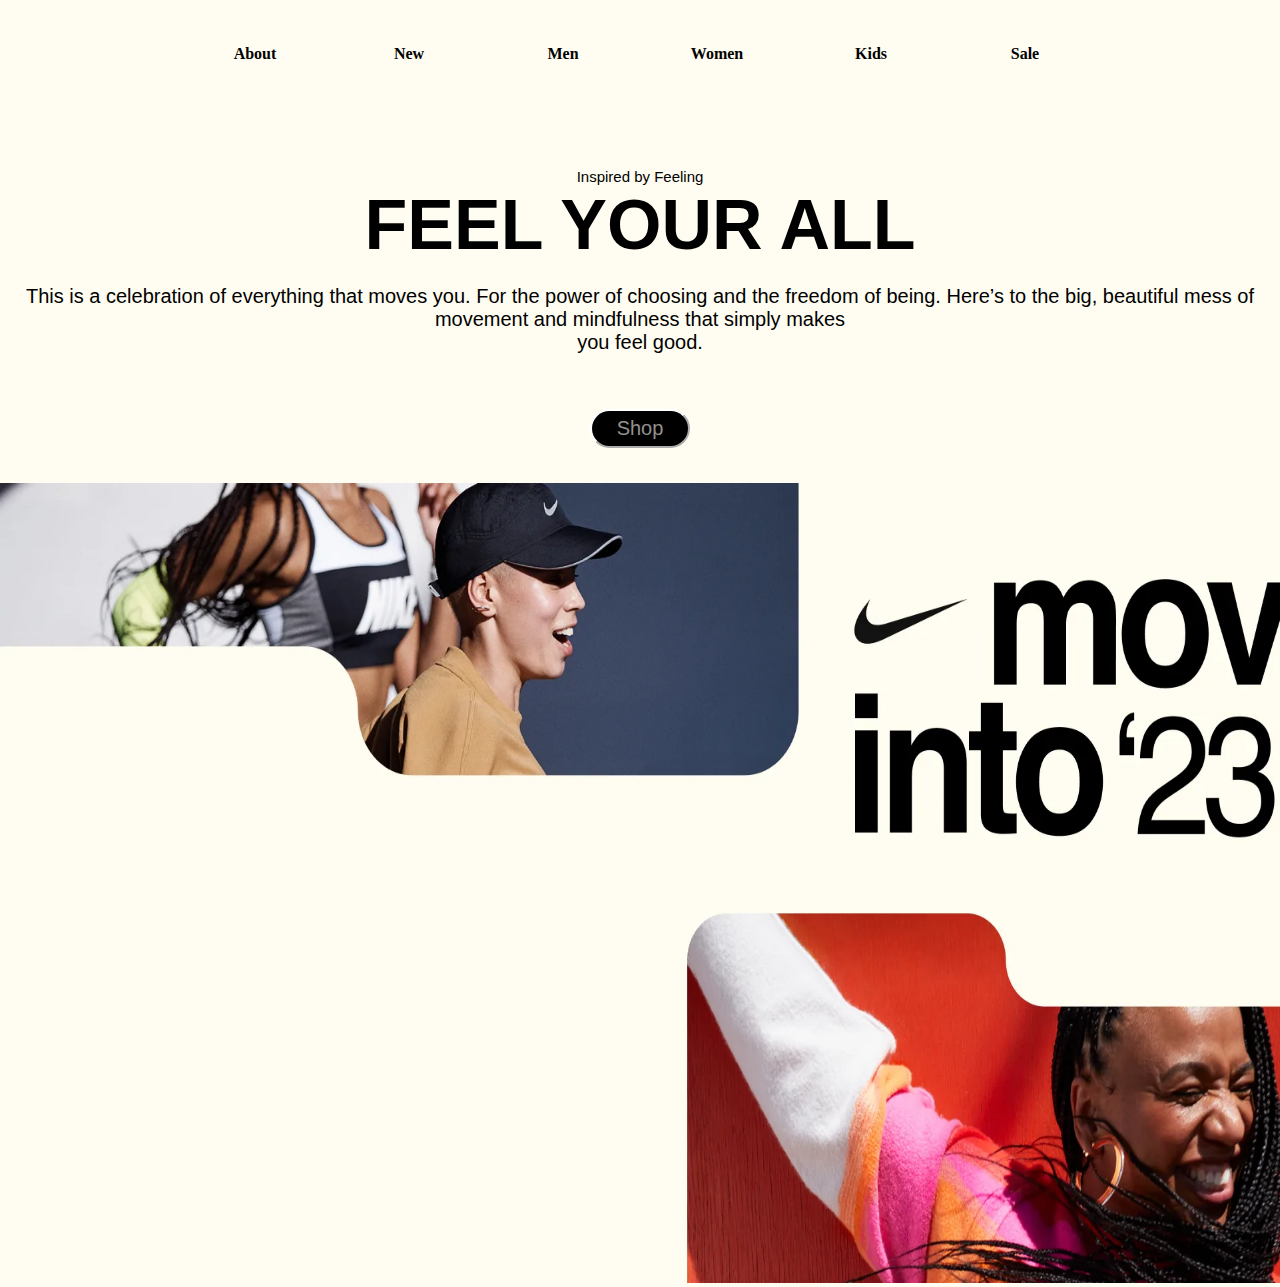
<file: index.html>
<!DOCTYPE html>
<html lang="en">
    <head>
         
     <meta charset="UTF-8">
     <meta http-equiv="X-UA-Compatible" content="IE=edge">
     <meta name="viewport" content="width=device-width, initial-scale=1.0">
     <title>NIKE</title>
     <link rel="stylesheet" href="./css/style.css">
    </head>
<body>

         <!--The Beginning of Code-->
        <div class="menu">
        <!--Главная-->
            <nav class="table-hover">
                <ul>
                 <li class="u1"><a href="about.html">About</a></li>
                 <li class="u1"><a href="new.html">New</a></li>
                 <li class="u1"><a href="men.html">Men</a></li>
                 <li class="u1 font-italic"><a href="women.html">Women</a></li>
                 <li class="u1"><a href="kids.html">Kids</a></li>
                 <li class="u1"><a href="sale.html">Sale</a></li>
                </ul>
            </nav>   
        </div>
        <!--The End of Code-->

             <p class="p1">Inspired by Feeling</p>
             <h1>FEEL YOUR ALL</h1>
             <p class="p2">This is a celebration of everything that moves you. 
                For the power of choosing and the freedom of being. 
                Here’s to the big, beautiful mess of movement and mindfulness that simply makes
             </p>
             <p class="p3">
                you feel good.</p> 
             <a class="btn" href="./sale.html"><button>Shop</button></a>
             <img src="img/Nike_main.jpg" alt="Nike office" width="1790" height="800">
           
          
            
    </body>
</html>
</file>
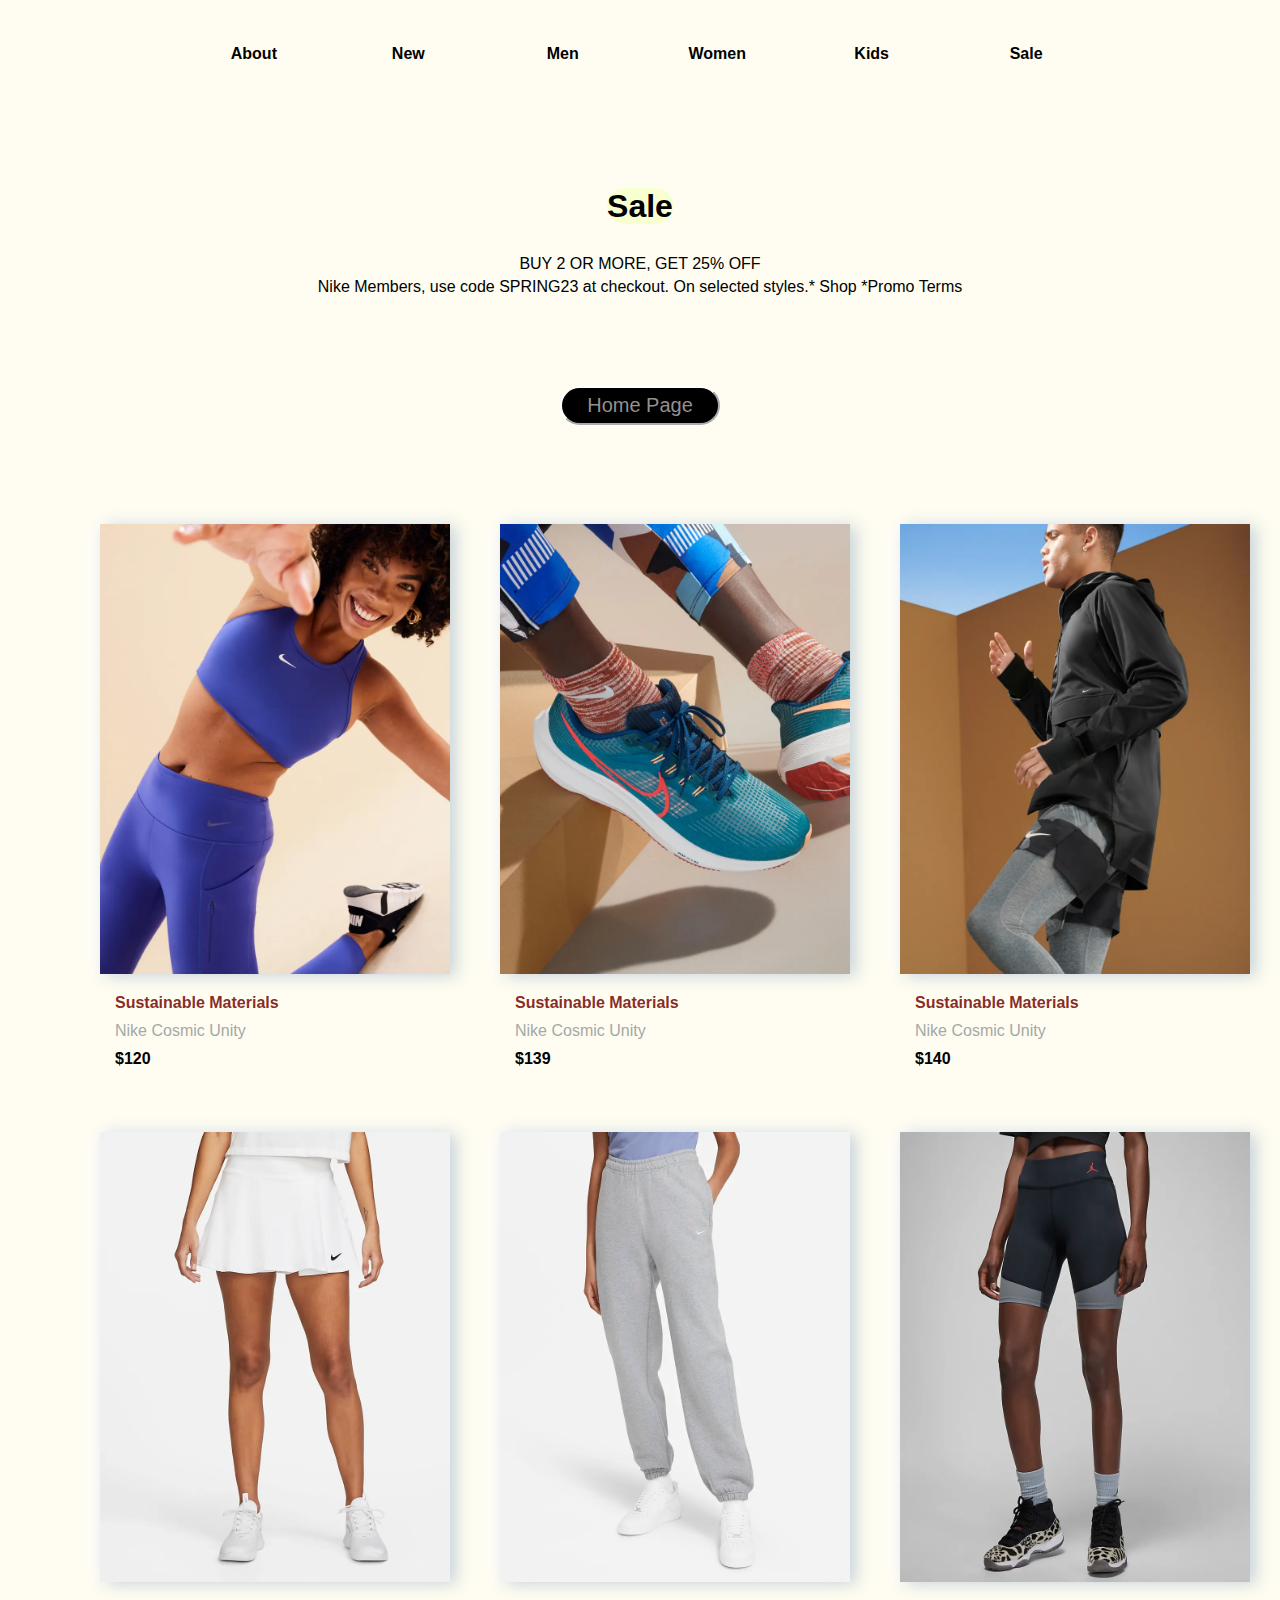
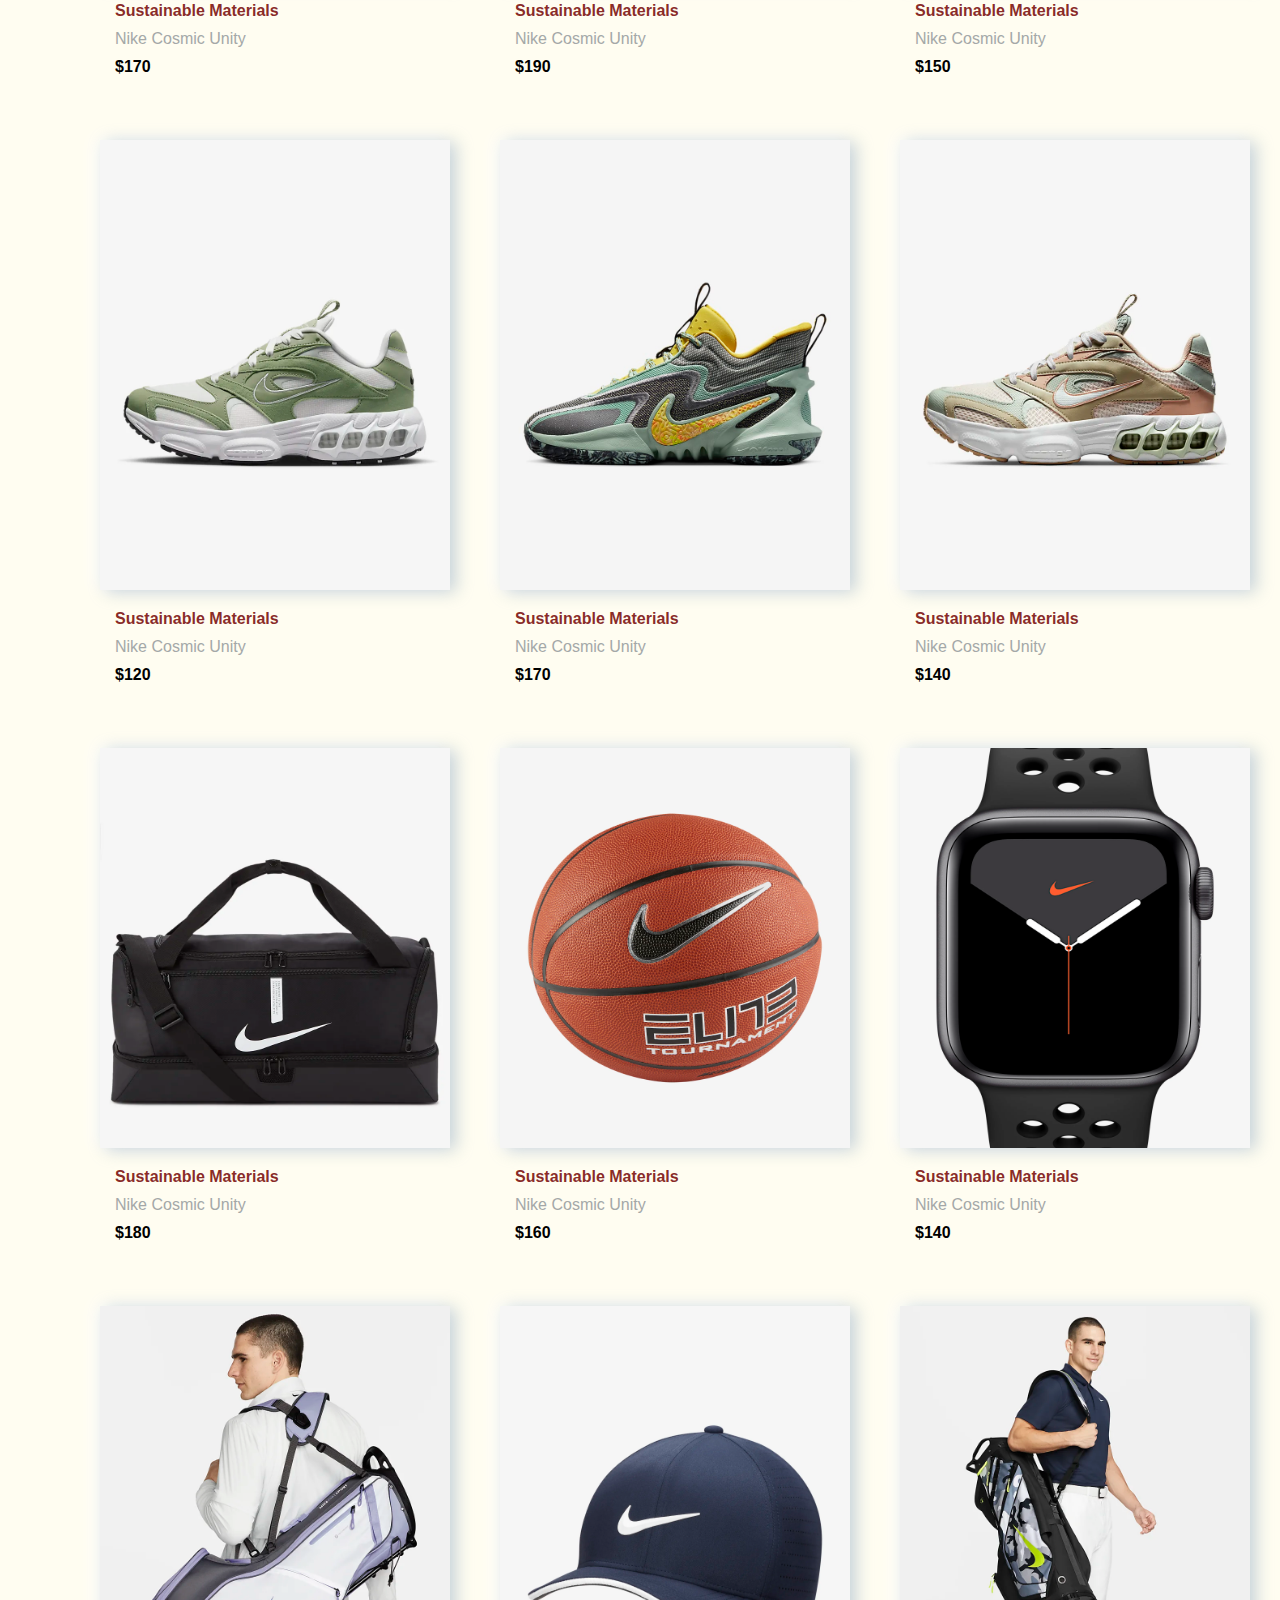
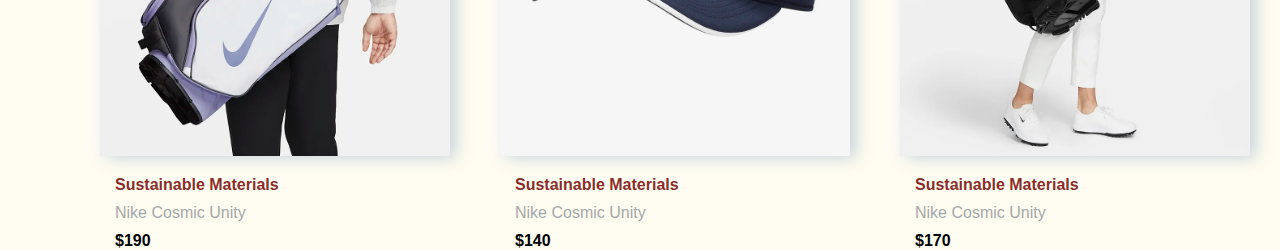
<file: sale.html>
<!DOCTYPE html>
<html lang="en">
    <head>
        <meta charset="UTF-8">
        <meta http-equiv="X-UA-Compatible" content="IE=edge">
        <meta name="viewport" content="width=device-width, initial-scale=1.0">
        <title>Sale</title>
        <link rel="stylesheet" href="./css/sale.css">
        <title>Bootstrap Example</title>
        <meta charset="utf-8">
        <meta name="viewport" content="width=device-width, initial-scale=1">
    </head>
        <body>
         <!--The Beginning of Code-->
         <div class="menu">
            <!--Главная-->
            <nav>
                <ul>
                 <li class="u1"><a href="about.html">About</a></li>
                 <li class="u1"><a href="new.html">New</a></li>
                 <li class="u1"><a href="men.html">Men</a></li>
                 <li class="u1"><a href="women.html">Women</a></li>
                 <li class="u1"><a href="kids.html">Kids</a></li>
                 <li class="u1"><a href="sale.html">Sale</a></li>
                </ul>
            </nav>   
         </div>
         <!--The End of Code-->

             <h1><span>Sale</span></h1>
             <p class="description">BUY 2 OR MORE, GET 25% OFF</p>
             <p class="description">Nike Members, use code SPRING23 at checkout. On selected styles.* Shop *Promo Terms</p>
             <a class="btn" href="./index.html"><button>Home Page</button></a>

             <div class="general_block">

                <div class="block_1">
                    <img src="./img/main.webp" width="350" height="450">
                    <h4>Sustainable Materials</h4>
                    <p class="desc">Nike Cosmic Unity</p>
                    <p class="desc1">$120</p>
                </div>
                <div class="block_1">
                    <img src="./img/main2.webp" width="350" height="450">
                    <h4>Sustainable Materials</h4>
                    <p class="desc">Nike Cosmic Unity</p>
                    <p class="desc1">$139</p>
                </div>
                <div class="block_1">
                    <img src="./img/main3.webp" width="350" height="450">
                    <h4>Sustainable Materials</h4>
                    <p class="desc">Nike Cosmic Unity</p>
                    <p class="desc1">$140</p>
                </div>
                <div class="block_1">
                    <img src="./img/main4.webp" width="350" height="450">
                    <h4>Sustainable Materials</h4>
                    <p class="desc">Nike Cosmic Unity</p>
                    <p class="desc1">$180</p>
                </div>
            </div>

            <div class="general_block">

                <div class="block_1">
                    <img src="./img/cloth.webp" width="350" height="450">
                    <h4>Sustainable Materials</h4>
                    <p class="desc">Nike Cosmic Unity</p>
                    <p class="desc1">$170</p>
                </div>
                <div class="block_1">
                    <img src="./img/cloth2.webp" width="350" height="450">
                    <h4>Sustainable Materials</h4>
                    <p class="desc">Nike Cosmic Unity</p>
                    <p class="desc1">$190</p>
                </div>
                <div class="block_1">
                    <img src="./img/cloth3.webp" width="350" height="450">
                    <h4>Sustainable Materials</h4>
                    <p class="desc">Nike Cosmic Unity</p>
                    <p class="desc1">$150</p>
                </div>
                <div class="block_1">
                    <img src="./img/cloth4.webp" width="350" height="450">
                    <h4>Sustainable Materials</h4>
                    <p class="desc">Nike Cosmic Unity</p>
                    <p class="desc1">$1480</p>
                </div>
            </div>
                
            <div class="general_block">

                <div class="block_1">
                    <img src="./img/shoe.webp" width="350" height="450">
                    <h4>Sustainable Materials</h4>
                    <p class="desc">Nike Cosmic Unity</p>
                    <p class="desc1">$120</p>
                </div>
                <div class="block_1">
                    <img src="./img/shoe2.jpeg" width="350" height="450">
                    <h4>Sustainable Materials</h4>
                    <p class="desc">Nike Cosmic Unity</p>
                    <p class="desc1">$170</p>
                </div>
                <div class="block_1">
                    <img src="./img/shoe3.webp" width="350" height="450">
                    <h4>Sustainable Materials</h4>
                    <p class="desc"> Nike Cosmic Unity</p>
                    <p class="desc1">$140</p>
                </div>
                <div class="block_1">
                    <img src="./img/shoe4.webp" width="350" height="450">
                    <h4>Sustainable Materials</h4>
                    <p class="desc">Nike Cosmic Unity</p>
                    <p class="desc1">$190</p>
                </div>
            </div>

            <div class="general_block">

                <div class="block_1">
                    <img src="./img/access.webp" width="350" height="400">
                    <h4>Sustainable Materials</h4>
                    <p class="desc">Nike Cosmic Unity</p>
                    <p class="desc1">$180</p>
                </div>
                <div class="block_1">
                    <img src="./img/access2.jpeg" width="350" height="400">
                    <h4>Sustainable Materials</h4>
                    <p class="desc">Nike Cosmic Unity</p>
                    <p class="desc1">$160</p>
                </div>
                <div class="block_1">
                    <img src="./img/access3.webp" width="350" height="400">
                    <h4>Sustainable Materials</h4>
                    <p class="desc">Nike Cosmic Unity</p>
                    <p class="desc1">$140</p>
                </div>
                <div class="block_1">
                    <img src="./img/access4.webp" width="350" height="400">
                    <h4>Sustainable Materials</h4>
                    <p class="desc">Nike Cosmic Unity</p>
                    <p class="desc1">$170</p>
                </div>
            </div>

            <div class="general_block">

                <div class="block_1">
                    <img src="./img/equip.webp" width="350" height="450">
                    <h4>Sustainable Materials</h4>
                    <p class="desc">Nike Cosmic Unity</p>
                    <p class="desc1">$190</p>
                </div>
                <div class="block_1">
                    <img src="./img/equip3.webp" width="350" height="450">
                    <h4>Sustainable Materials</h4>
                    <p class="desc">Nike Cosmic Unity</p>
                    <p class="desc1">$140</p>
                </div>
                <div class="block_1">
                    <img src="./img/equip2.webp" width="350" height="450">
                    <h4>Sustainable Materials</h4>
                    <p class="desc"> Nike Cosmic Unity</p>
                    <p class="desc1">$170</p>
                </div>
                <div class="block_1">
                    <img src="./img/equip4.webp" width="350" height="450">
                    <h4>Sustainable Materials</h4>
                    <p class="desc">Nike Cosmic Unity</p>
                    <p class="desc1">$160</p>
                </div>
            </div>
    
        </body>
</html>
</file>
<file: css/style.css>
*{
    margin: 0px;
    padding: 0px;
    box-sizing: border-box;
    -webkit-box-sizing: border-box;
    -moz-box-sizing: border-box;
    cursor:pointer;
    background-color: #FFFDF1;
}

.menu{
    text-align: center;
    font-family: New Century Schoolbook, TeX Gyre Schola, serif;
    font-weight: bold;
}

.u1{
    text-align: center;
}

li a:hover {
    font-size: larger;
    background-color: #F0F5F9;
}

nav {
    font-size: 18 px;
}

ul{
    list-style-type: none;
    overflow: hidden;
}

li {
    display:inline-block;
    margin:15px;
    padding: 15px;
    width: 120px;
}

li a{
    color: #000000;
    display: block;
    padding: 15px;
    text-transform:capitalize;
    text-decoration: none;
    border-radius:  25% 10%;
}

h1{
    font-family: Impact, Haettenschweiler, 'Arial Narrow Bold', sans-serif;
    font-size: 70px;
    font-weight: bolder; 
    text-align: center;
}

.p1{
    font-style: normal;
    text-align: center;
    font-size: 15px;
    font-family: Optima, Segoe, "Segoe UI", Candara, Calibri, Arial, sans-serif;
    padding-top: 60px;
}

.p2{
    font-style: normal;
    text-align: center;
    font-size: 20px;
    font-family: Optima, Segoe, "Segoe UI", Candara, Calibri, Arial, sans-serif;
    padding-top: 20px;

}

.p3{
    font-style: normal;
    text-align: center;
    font-size: 20px;
    font-family: Optima, Segoe, "Segoe UI", Candara, Calibri, Arial, sans-serif;
    padding-bottom: 40px;
}

button{
    border-radius: 40px;
    background-color: #000000;
    color: #949090;
    padding: 6px 25px 6px 25px;
    margin-bottom: 20px;
    display: flex;
    margin-left: auto;
    margin-right: auto;
    font-family: Optima, Segoe, "Segoe UI", Candara, Calibri, Arial, sans-serif;
    font-size: 20px;
    border-color: #ffffff;
}

button:hover {
    background-color: aliceblue;
    transition: .6s;
}

.btn{
    color: #000000;
    display: block;
    padding: 15px;
    text-transform:capitalize;
    text-decoration: none;
    border-radius:  25% 10%;
}

img{
align-self: center;
}
</file>
<file: css/sale.css>
*{
    margin: 0px;
    padding: 0px;
    box-sizing: border-box;
    -webkit-box-sizing: border-box;
    -moz-box-sizing: border-box;
    cursor:pointer;
    background-color: #FFFDF1;
    font-family: Optima, Segoe, "Segoe UI", Candara, Calibri, Arial, sans-serif;
}

.menu{
    text-align: center;
    background-color: #F0F5F9 ;
    font-family: New Century Schoolbook, TeX Gyre Schola, serif;
    font-weight: bold;
}

.u1{
    text-align: center;
}

li a:hover {
    font-size: larger;
    background-color:#F0F5F9;
}

nav {
    font-size: 18 px;
}

ul{
    list-style-type: none;
    overflow: hidden;
}

li {
    display:inline-block;
    margin:15px;
    padding: 15px;
    width: 120px;
}

li a{
    color: #000000;
    display: block;
    padding: 15px;
    text-transform:capitalize;
    text-decoration: none;
    border-radius:  25% 10%;
}

h1{
    text-align: center;
    margin-bottom: 30px;
    margin-top: 20px;
    padding-top: 60px;
}

h4{
    display: flex;
    text-align: right;
    margin-bottom: 10px;
    margin-top: 20px;
    margin-left: 15px;
    color: rgb(122 13 13 / 90%);
}

.description{
    text-align: center;
    display: block;
    margin-left: auto;
    margin-right: auto;
    margin:5px;
}

.general_block{
    display: inline-flex;
    flex-direction: row;
    align-content: center;
    margin-left: 100px;
    margin-top: 5%;
    color: #000000;
}

.block_1{
    display: flex;
    flex-direction: column;
    width: 400px;
}

.desc{
    padding-bottom: 10px;
    padding-right: 25px;
    margin-left: 15px;
    color: rgb(164, 168, 168);
}

.desc1{
    font-weight: bold;
    margin-left: 15px;
}

img{
    transition: 0.6s;
    color: #000000;
    box-shadow: rgba(136, 165, 191, 0.48) 6px 2px 16px 0px, rgba(255, 255, 255, 0.8) -6px -2px 16px 0px;
}

span{
    background-color: rgb(248, 255, 209);
    border-radius: 20px;
}

button{
    border-radius: 40px;
    background-color: #000000;
    color: #949090;
    padding: 6px 25px 6px 25px;
    margin-bottom: 20px;
    margin-top: 70px;
    display: flex;
    margin-left: auto;
    margin-right: auto;
    font-family: Optima, Segoe, "Segoe UI", Candara, Calibri, Arial, sans-serif;
    font-size: 20px;
    border-color: #ffffff;
}

button:hover {
    background-color: aliceblue;
    transition: .6s;
}

.btn{
    color: #000000;
    display: block;
    padding: 15px;
    text-transform:capitalize;
    text-decoration: none;
    border-radius:  25% 10%;
}
</file>
